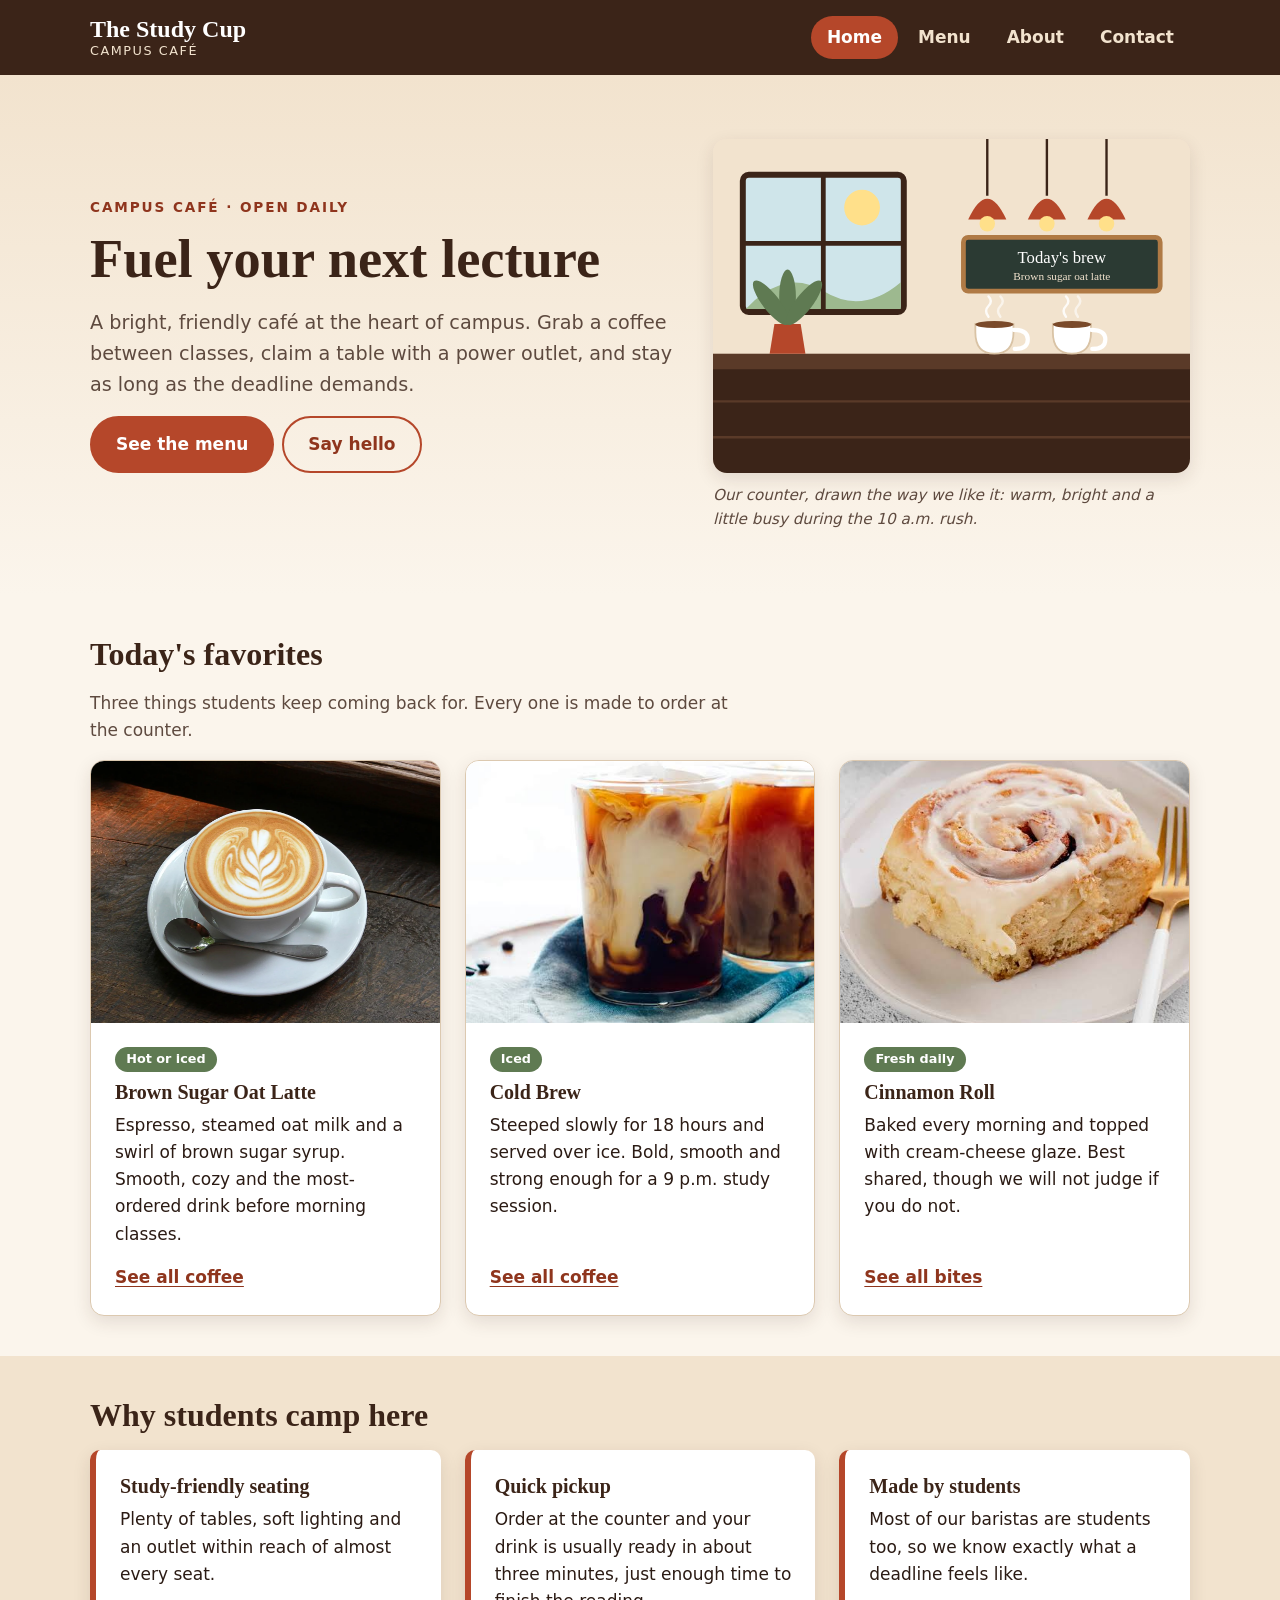
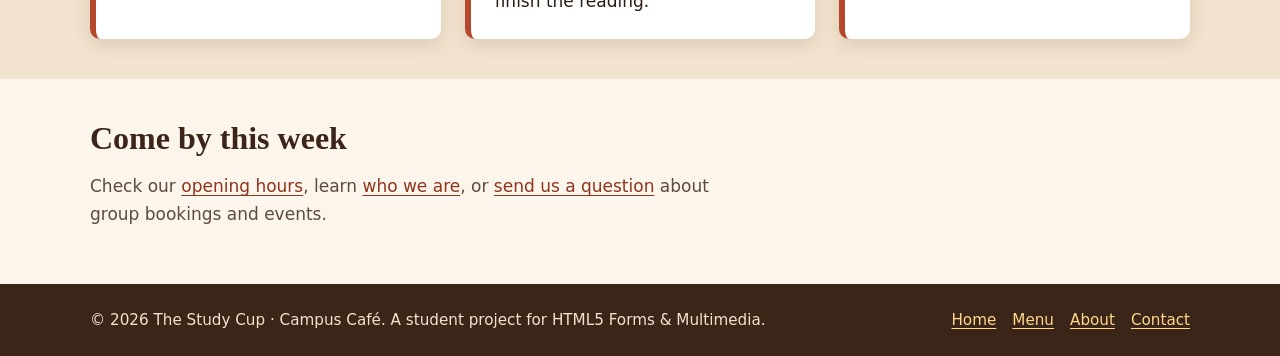
<file: Group01_CampusCafe/index.html>
<!DOCTYPE html>
<html lang="en">
<head>
  <meta charset="utf-8">
  <meta name="viewport" content="width=device-width, initial-scale=1">
  <meta name="description" content="The Study Cup is a friendly campus café with great coffee, fresh bites and tables built for studying.">
  <title>The Study Cup | Campus Café</title>
  <link rel="stylesheet" href="css/style.css">
</head>
<body>
  <a class="skip-link" href="#main">Skip to main content</a>

  <header class="site-header">
    <div class="container header-inner">
      <a class="brand" href="index.html">
        <span class="brand-name">The Study Cup</span>
        <span class="brand-sub">Campus Café</span>
      </a>
      <nav aria-label="Main navigation">
        <ul class="nav-list">
          <li><a href="index.html" aria-current="page">Home</a></li>
          <li><a href="menu.html">Menu</a></li>
          <li><a href="about.html">About</a></li>
          <li><a href="contact.html">Contact</a></li>
        </ul>
      </nav>
    </div>
  </header>

  <main id="main">
    <section class="hero" aria-labelledby="hero-title">
      <div class="container hero-grid">
        <div>
          <p class="eyebrow">Campus Café · Open daily</p>
          <h1 id="hero-title">Fuel your next lecture</h1>
          <p class="lead">A bright, friendly café at the heart of campus. Grab a coffee between classes, claim a table with a power outlet, and stay as long as the deadline demands.</p>
          <div class="btn-row">
            <a class="btn" href="menu.html">See the menu</a>
            <a class="btn btn-outline" href="contact.html">Say hello</a>
          </div>
        </div>

        <figure>
          <img src="images/hero-cafe.svg" width="800" height="560"
               alt="Illustration of a bright café with a sunny window, three hanging lamps, a chalkboard sign reading Today's brew, and two steaming cups on the counter next to a potted plant.">
          <figcaption>Our counter, drawn the way we like it: warm, bright and a little busy during the 10 a.m. rush.</figcaption>
        </figure>
      </div>
    </section>

    <section class="section" aria-labelledby="favorites-title">
      <div class="container">
        <h2 id="favorites-title">Today's favorites</h2>
        <p class="section-intro">Three things students keep coming back for. Every one is made to order at the counter.</p>

        <div class="card-grid">
          <article class="card">
            <img src="images/latte.webp" width="400" height="300"
                 alt="A white cup of latte on a saucer with a heart drawn in the foam and steam rising from it.">
            <div class="card-body">
              <span class="tag">Hot or iced</span>
              <h3>Brown Sugar Oat Latte</h3>
              <p>Espresso, steamed oat milk and a swirl of brown sugar syrup. Smooth, cozy and the most-ordered drink before morning classes.</p>
              <a href="menu.html">See all coffee</a>
            </div>
          </article>

          <article class="card">
            <img src="images/cold-brew.jpg" width="400" height="300"
                 alt="A tall glass of cold brew coffee with ice cubes, a swirl of milk, a red straw and an orange slice on the rim.">
            <div class="card-body">
              <span class="tag">Iced</span>
              <h3>Cold Brew</h3>
              <p>Steeped slowly for 18 hours and served over ice. Bold, smooth and strong enough for a 9 p.m. study session.</p>
              <a href="menu.html">See all coffee</a>
            </div>
          </article>

          <article class="card">
            <img src="images/cinamon-roll.jpg" width="400" height="300"
                 alt="A freshly baked cinnamon roll with a spiral of cinnamon and white icing, served on a white plate.">
            <div class="card-body">
              <span class="tag">Fresh daily</span>
              <h3>Cinnamon Roll</h3>
              <p>Baked every morning and topped with cream-cheese glaze. Best shared, though we will not judge if you do not.</p>
              <a href="menu.html">See all bites</a>
            </div>
          </article>
        </div>
      </div>
    </section>

    <section class="section section-alt" aria-labelledby="why-title">
      <div class="container">
        <h2 id="why-title">Why students camp here</h2>
        <div class="card-grid">
          <article class="feature">
            <h3>Study-friendly seating</h3>
            <p>Plenty of tables, soft lighting and an outlet within reach of almost every seat.</p>
          </article>
          <article class="feature">
            <h3>Quick pickup</h3>
            <p>Order at the counter and your drink is usually ready in about three minutes, just enough time to finish the reading.</p>
          </article>
          <article class="feature">
            <h3>Made by students</h3>
            <p>Most of our baristas are students too, so we know exactly what a deadline feels like.</p>
          </article>
        </div>
      </div>
    </section>

    <section class="section" aria-labelledby="visit-title">
      <div class="container">
        <h2 id="visit-title">Come by this week</h2>
        <p class="section-intro">Check our <a href="about.html#hours">opening hours</a>, learn <a href="about.html">who we are</a>, or <a href="contact.html">send us a question</a> about group bookings and events.</p>
      </div>
    </section>
  </main>

  <footer class="site-footer">
    <div class="container footer-inner">
      <p>&copy; 2026 The Study Cup · Campus Café. A student project for HTML5 Forms &amp; Multimedia.</p>
      <nav aria-label="Footer navigation">
        <ul>
          <li><a href="index.html">Home</a></li>
          <li><a href="menu.html">Menu</a></li>
          <li><a href="about.html">About</a></li>
          <li><a href="contact.html">Contact</a></li>
        </ul>
      </nav>
    </div>
  </footer>
</body>
</html>
</file>
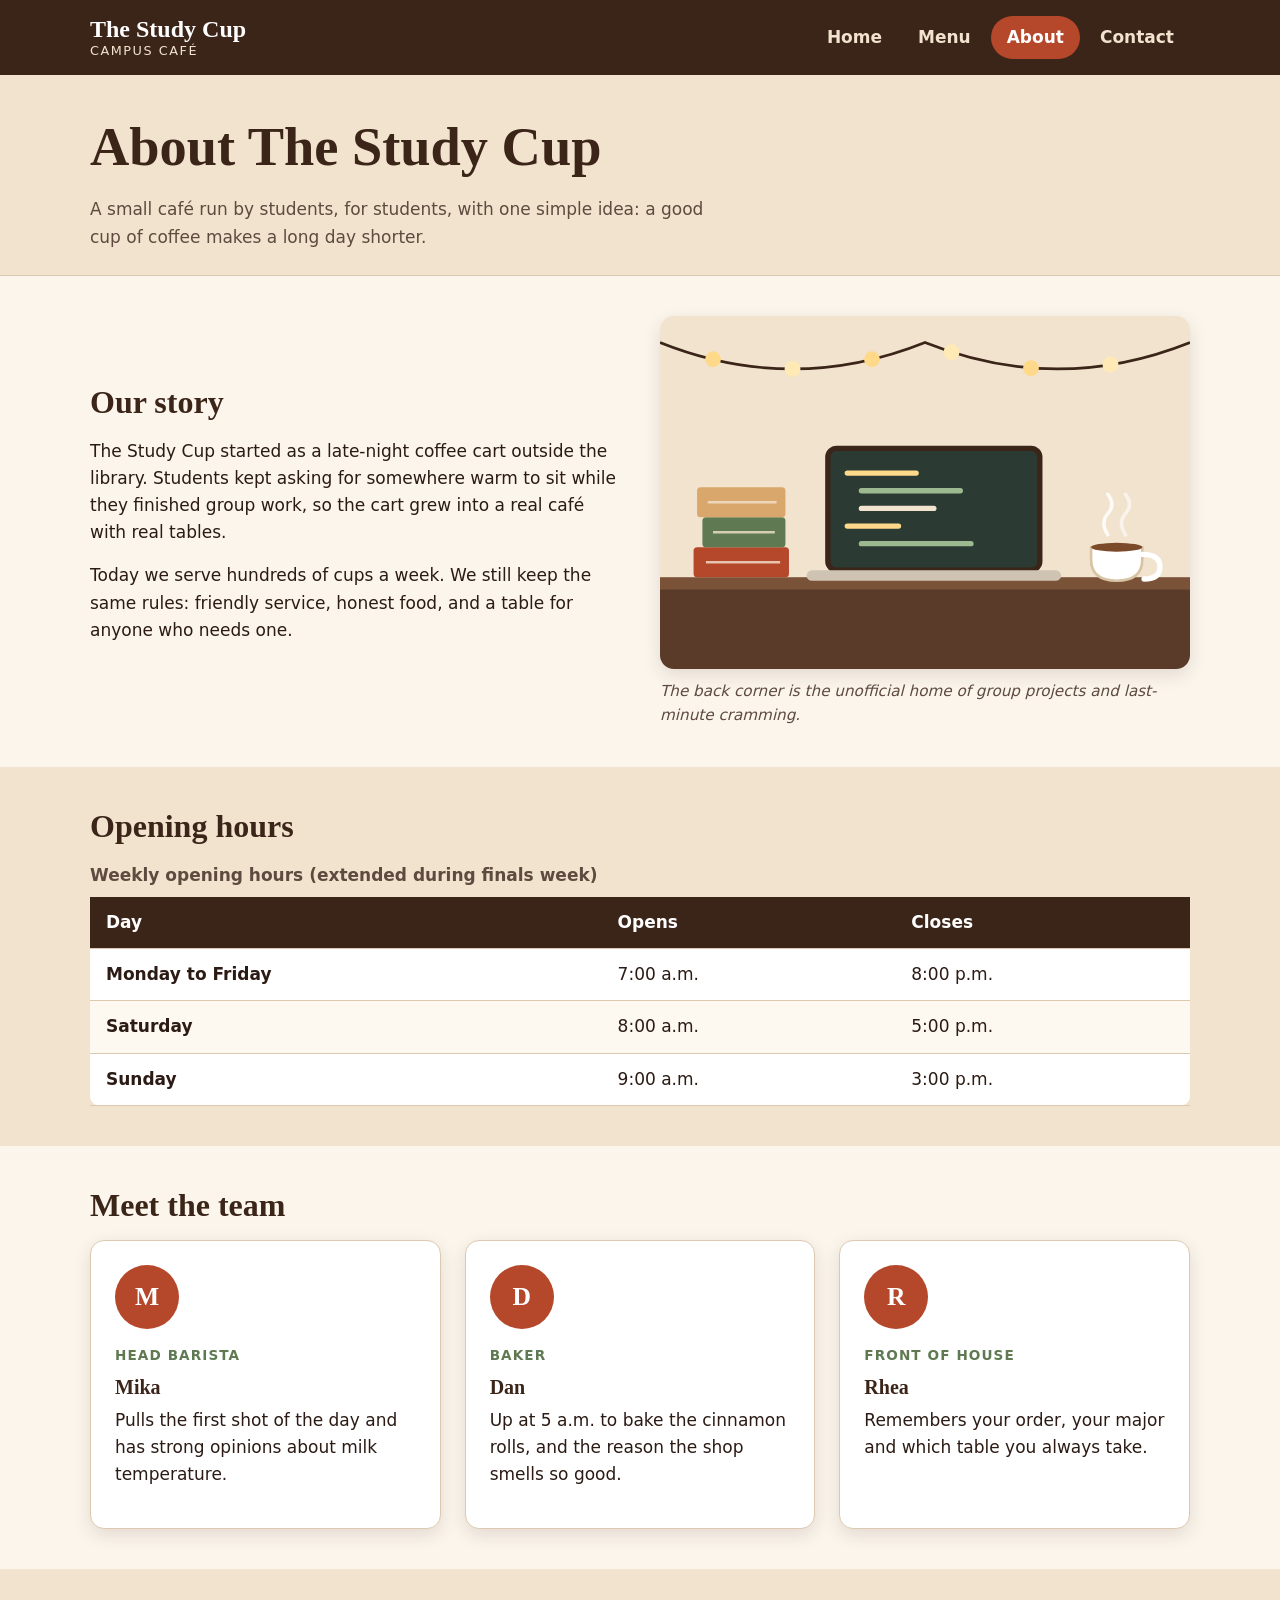
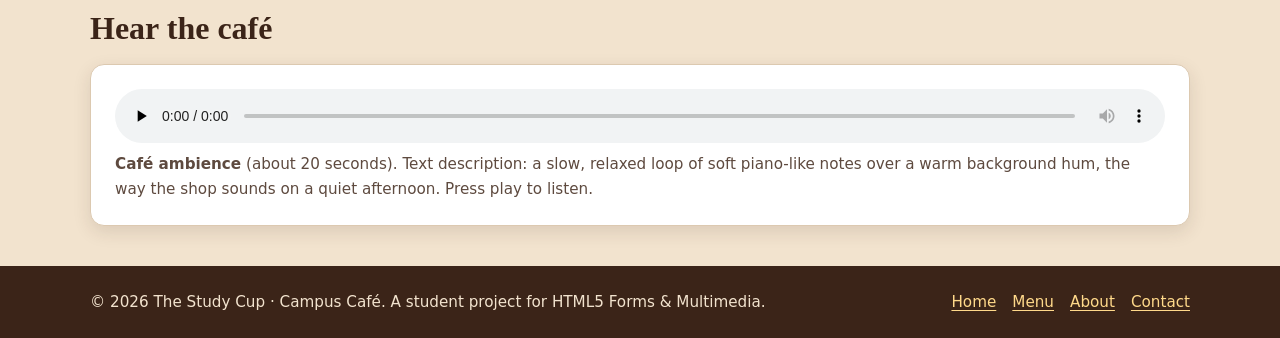
<file: Group01_CampusCafe/about.html>
<!DOCTYPE html>
<html lang="en">
<head>
  <meta charset="utf-8">
  <meta name="viewport" content="width=device-width, initial-scale=1">
  <meta name="description" content="Meet the team behind The Study Cup, see our opening hours and listen to the sound of the café.">
  <title>About | The Study Cup</title>
  <link rel="stylesheet" href="css/style.css">
</head>
<body>
  <a class="skip-link" href="#main">Skip to main content</a>

  <header class="site-header">
    <div class="container header-inner">
      <a class="brand" href="index.html">
        <span class="brand-name">The Study Cup</span>
        <span class="brand-sub">Campus Café</span>
      </a>
      <nav aria-label="Main navigation">
        <ul class="nav-list">
          <li><a href="index.html">Home</a></li>
          <li><a href="menu.html">Menu</a></li>
          <li><a href="about.html" aria-current="page">About</a></li>
          <li><a href="contact.html">Contact</a></li>
        </ul>
      </nav>
    </div>
  </header>

  <main id="main">
    <section class="page-header" aria-labelledby="page-title">
      <div class="container">
        <h1 id="page-title">About The Study Cup</h1>
        <p>A small café run by students, for students, with one simple idea: a good cup of coffee makes a long day shorter.</p>
      </div>
    </section>

    <section class="section" aria-labelledby="story-title">
      <div class="container split">
        <div>
          <h2 id="story-title">Our story</h2>
          <p>The Study Cup started as a late-night coffee cart outside the library. Students kept asking for somewhere warm to sit while they finished group work, so the cart grew into a real café with real tables.</p>
          <p>Today we serve hundreds of cups a week. We still keep the same rules: friendly service, honest food, and a table for anyone who needs one.</p>
        </div>
        <figure>
          <img src="images/study-nook.svg" width="600" height="400"
               alt="Illustration of a study corner with a laptop showing lines of code, a stack of three books, a steaming mug and string lights hanging overhead.">
          <figcaption>The back corner is the unofficial home of group projects and last-minute cramming.</figcaption>
        </figure>
      </div>
    </section>

    <section class="section section-alt" id="hours" aria-labelledby="hours-title">
      <div class="container">
        <h2 id="hours-title">Opening hours</h2>
        <div class="table-wrap">
          <table>
            <caption>Weekly opening hours (extended during finals week)</caption>
            <thead>
              <tr>
                <th scope="col">Day</th>
                <th scope="col">Opens</th>
                <th scope="col">Closes</th>
              </tr>
            </thead>
            <tbody>
              <tr>
                <th scope="row">Monday to Friday</th>
                <td>7:00 a.m.</td>
                <td>8:00 p.m.</td>
              </tr>
              <tr>
                <th scope="row">Saturday</th>
                <td>8:00 a.m.</td>
                <td>5:00 p.m.</td>
              </tr>
              <tr>
                <th scope="row">Sunday</th>
                <td>9:00 a.m.</td>
                <td>3:00 p.m.</td>
              </tr>
            </tbody>
          </table>
        </div>
      </div>
    </section>

    <section class="section" aria-labelledby="team-title">
      <div class="container">
        <h2 id="team-title">Meet the team</h2>
        <div class="card-grid">
          <article class="card">
            <div class="card-body">
              <div class="avatar" aria-hidden="true">M</div>
              <p class="role">Head barista</p>
              <h3>Mika</h3>
              <p>Pulls the first shot of the day and has strong opinions about milk temperature.</p>
            </div>
          </article>
          <article class="card">
            <div class="card-body">
              <div class="avatar" aria-hidden="true">D</div>
              <p class="role">Baker</p>
              <h3>Dan</h3>
              <p>Up at 5 a.m. to bake the cinnamon rolls, and the reason the shop smells so good.</p>
            </div>
          </article>
          <article class="card">
            <div class="card-body">
              <div class="avatar" aria-hidden="true">R</div>
              <p class="role">Front of house</p>
              <h3>Rhea</h3>
              <p>Remembers your order, your major and which table you always take.</p>
            </div>
          </article>
        </div>
      </div>
    </section>

    <section class="section section-alt" aria-labelledby="sound-title">
      <div class="container">
        <h2 id="sound-title">Hear the café</h2>
        <figure class="media-card">
          <audio controls preload="none" aria-describedby="audio-caption">
            <source src="media/cafe-ambience.mp3" type="audio/mpeg">
            Your browser does not support the audio element.
          </audio>
          <figcaption id="audio-caption"><strong>Café ambience</strong> (about 20 seconds). Text description: a slow, relaxed loop of soft piano-like notes over a warm background hum, the way the shop sounds on a quiet afternoon. Press play to listen.</figcaption>
        </figure>
      </div>
    </section>
  </main>

  <footer class="site-footer">
    <div class="container footer-inner">
      <p>&copy; 2026 The Study Cup · Campus Café. A student project for HTML5 Forms &amp; Multimedia.</p>
      <nav aria-label="Footer navigation">
        <ul>
          <li><a href="index.html">Home</a></li>
          <li><a href="menu.html">Menu</a></li>
          <li><a href="about.html">About</a></li>
          <li><a href="contact.html">Contact</a></li>
        </ul>
      </nav>
    </div>
  </footer>
</body>
</html>
</file>
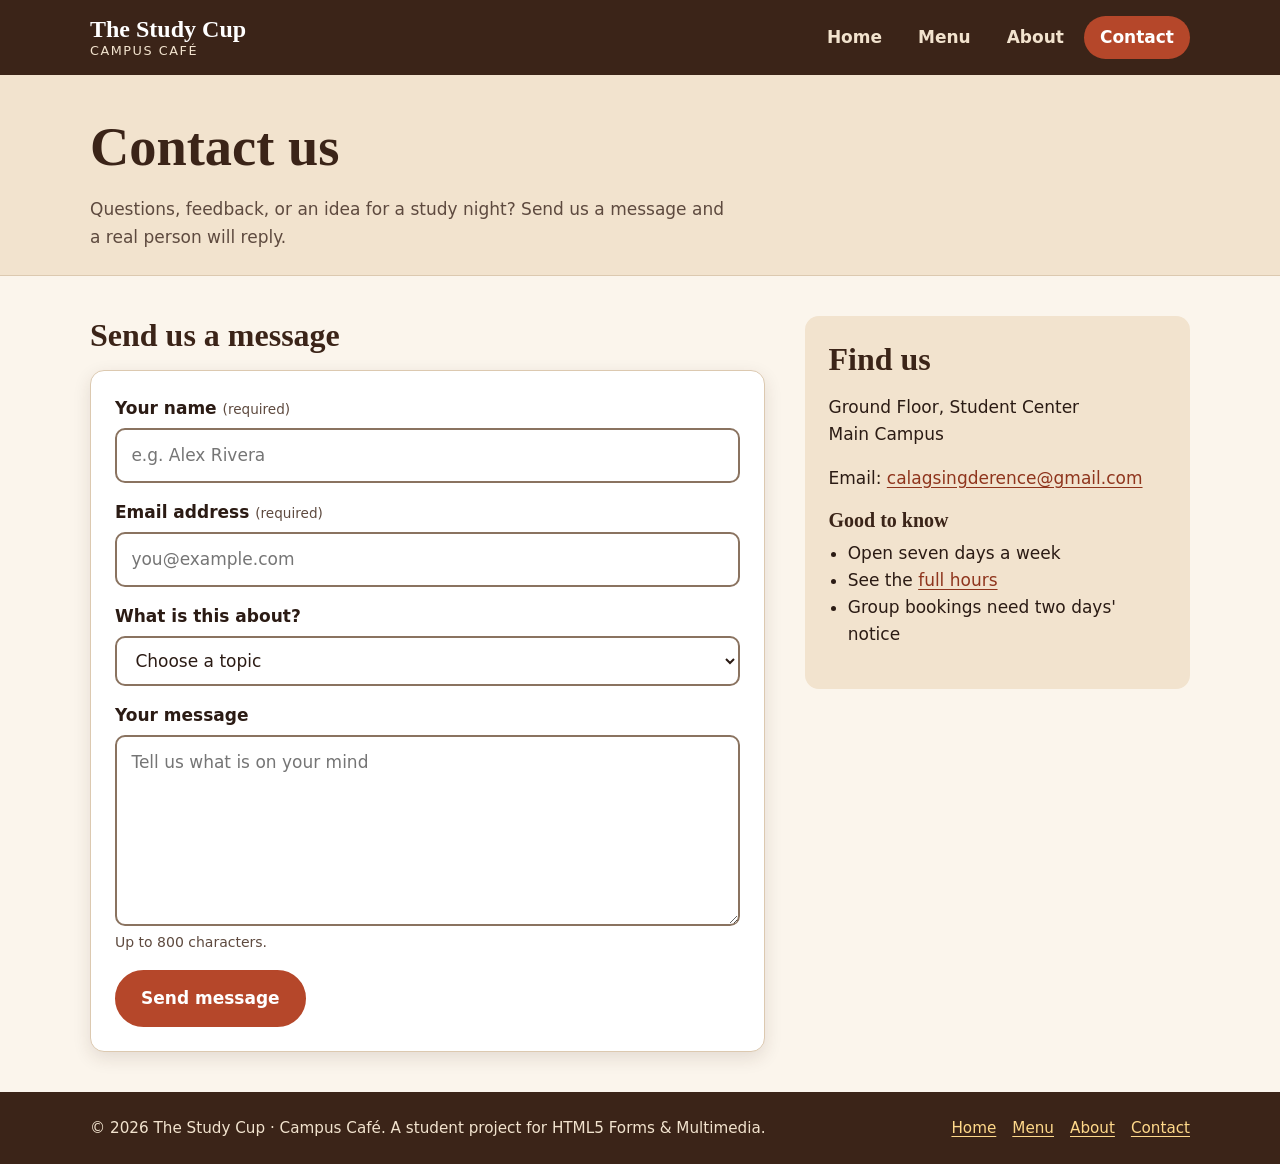
<file: Group01_CampusCafe/contact.html>
<!DOCTYPE html>
<html lang="en">
<head>
  <meta charset="utf-8">
  <meta name="viewport" content="width=device-width, initial-scale=1">
  <meta name="description" content="Contact The Study Cup with a question, feedback, or an idea for a campus event.">
  <title>Contact | The Study Cup</title>
  <link rel="stylesheet" href="css/style.css">
</head>
<body>
  <a class="skip-link" href="#main">Skip to main content</a>

  <header class="site-header">
    <div class="container header-inner">
      <a class="brand" href="index.html">
        <span class="brand-name">The Study Cup</span>
        <span class="brand-sub">Campus Café</span>
      </a>
      <nav aria-label="Main navigation">
        <ul class="nav-list">
          <li><a href="index.html">Home</a></li>
          <li><a href="menu.html">Menu</a></li>
          <li><a href="about.html">About</a></li>
          <li><a href="contact.html" aria-current="page">Contact</a></li>
        </ul>
      </nav>
    </div>
  </header>

  <main id="main">
    <section class="page-header" aria-labelledby="page-title">
      <div class="container">
        <h1 id="page-title">Contact us</h1>
        <p>Questions, feedback, or an idea for a study night? Send us a message and a real person will reply.</p>
      </div>
    </section>

    <div class="section">
      <div class="container contact-layout">
        <section aria-labelledby="form-title">
          <h2 id="form-title">Send us a message</h2>
          <div class="form-card">
            <form class="contact-form" action="thanks.html" method="get">
              <div class="field">
                <label for="name">Your name <span class="req">(required)</span></label>
                <input type="text" id="name" name="name" required autocomplete="name" placeholder="e.g. Alex Rivera">
              </div>

              <div class="field">
                <label for="email">Email address <span class="req">(required)</span></label>
                <input type="email" id="email" name="email" required autocomplete="email" placeholder="you@example.com">
              </div>

              <div class="field">
                <label for="topic">What is this about?</label>
                <select id="topic" name="topic">
                  <option value="">Choose a topic</option>
                  <option value="question">General question</option>
                  <option value="feedback">Feedback on food or drinks</option>
                  <option value="events">Events or group bookings</option>
                  <option value="lost">Lost and found</option>
                  <option value="jobs">Working at The Study Cup</option>
                </select>
              </div>

              <div class="field">
                <label for="message">Your message</label>
                <textarea id="message" name="message" rows="6" maxlength="800" aria-describedby="message-hint" placeholder="Tell us what is on your mind"></textarea>
                <span class="hint" id="message-hint">Up to 800 characters.</span>
              </div>

              <button class="btn" type="submit">Send message</button>
            </form>
          </div>
        </section>

        <aside class="info-card" aria-labelledby="visit-title">
          <h2 id="visit-title">Find us</h2>
          <address>
            <p>Ground Floor, Student Center<br>Main Campus</p>
            <p>Email: <a href="mailto:calagsingderence@gmail.com">calagsingderence@gmail.com</a></p>
          </address>
          <h3>Good to know</h3>
          <ul>
            <li>Open seven days a week</li>
            <li>See the <a href="about.html#hours">full hours</a></li>
            <li>Group bookings need two days' notice</li>
          </ul>
        </aside>
      </div>
    </div>
  </main>

  <footer class="site-footer">
    <div class="container footer-inner">
      <p>&copy; 2026 The Study Cup · Campus Café. A student project for HTML5 Forms &amp; Multimedia.</p>
      <nav aria-label="Footer navigation">
        <ul>
          <li><a href="index.html">Home</a></li>
          <li><a href="menu.html">Menu</a></li>
          <li><a href="about.html">About</a></li>
          <li><a href="contact.html">Contact</a></li>
        </ul>
      </nav>
    </div>
  </footer>
</body>
</html>
</file>
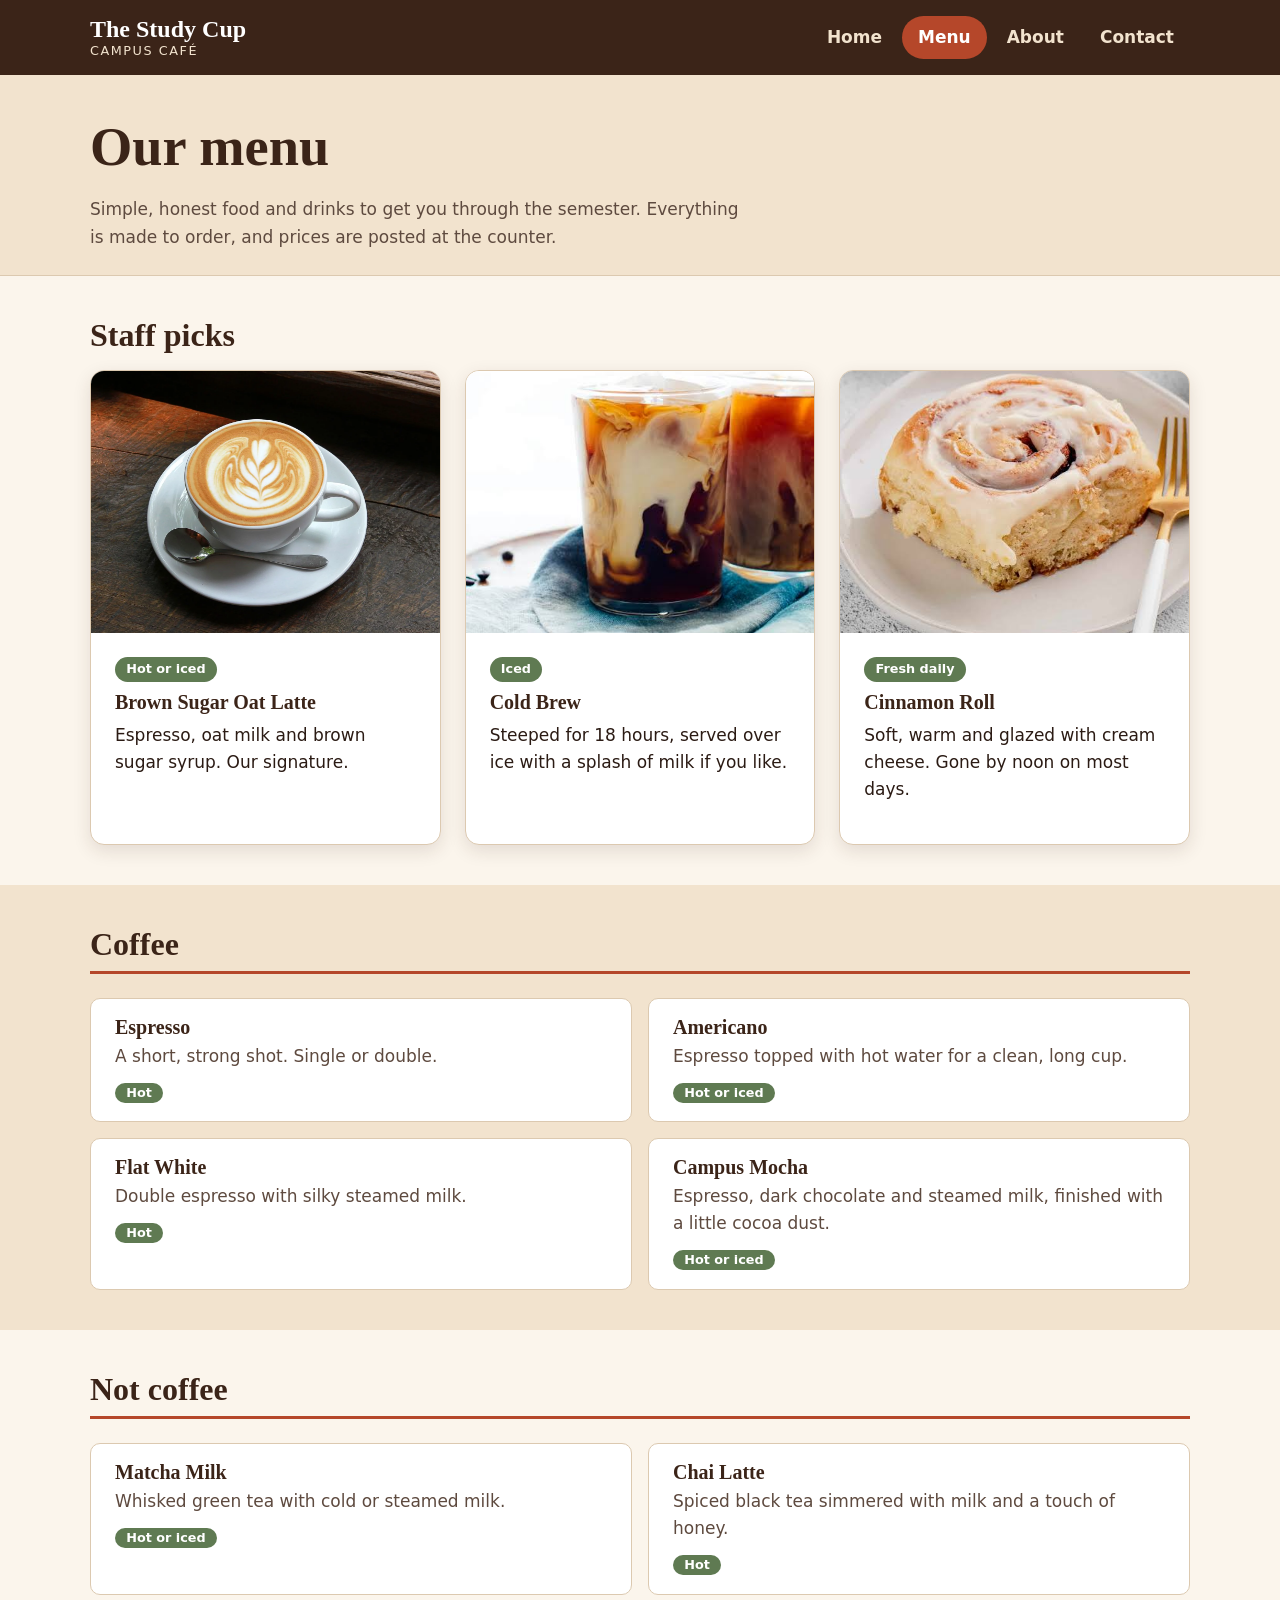
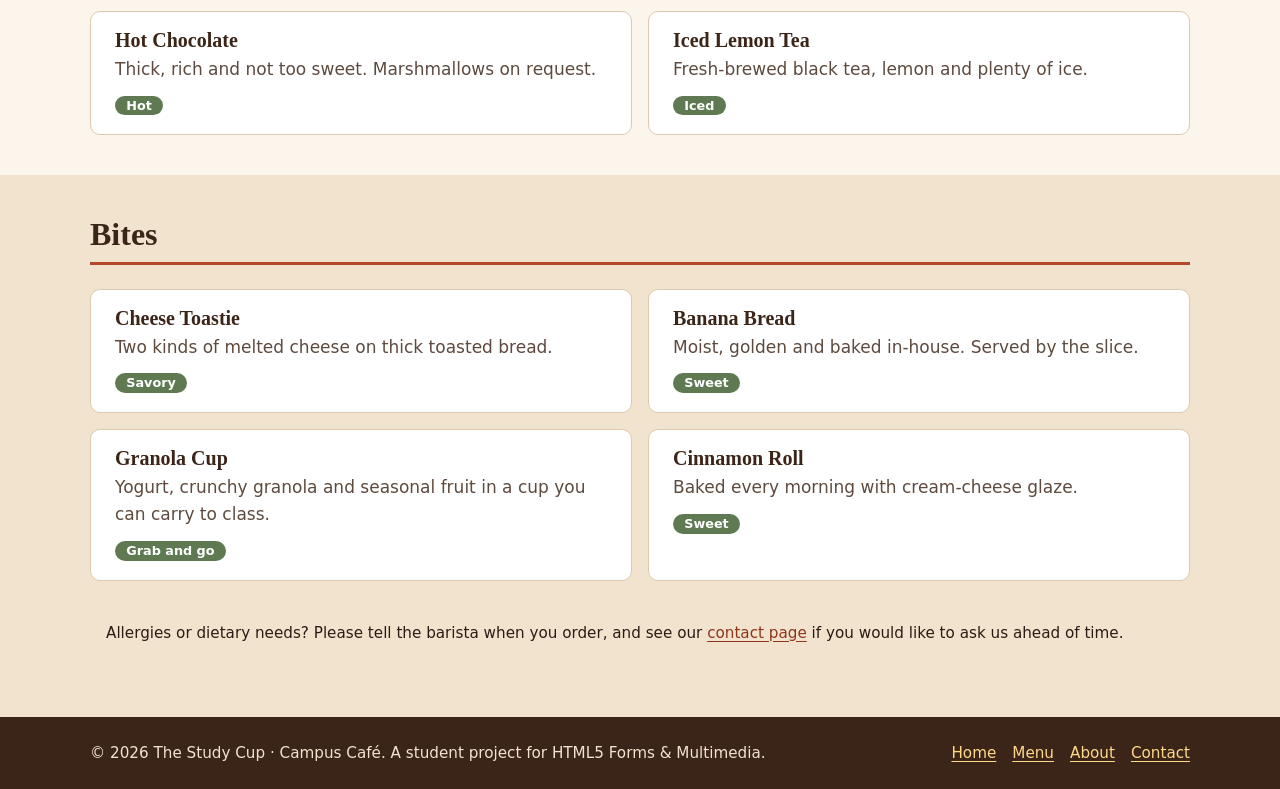
<file: Group01_CampusCafe/menu.html>
<!DOCTYPE html>
<html lang="en">
<head>
  <meta charset="utf-8">
  <meta name="viewport" content="width=device-width, initial-scale=1">
  <meta name="description" content="Browse The Study Cup menu: coffee, non-coffee drinks and fresh bites for students on the go.">
  <title>Menu | The Study Cup</title>
  <link rel="stylesheet" href="css/style.css">
</head>
<body>
  <a class="skip-link" href="#main">Skip to main content</a>

  <header class="site-header">
    <div class="container header-inner">
      <a class="brand" href="index.html">
        <span class="brand-name">The Study Cup</span>
        <span class="brand-sub">Campus Café</span>
      </a>
      <nav aria-label="Main navigation">
        <ul class="nav-list">
          <li><a href="index.html">Home</a></li>
          <li><a href="menu.html" aria-current="page">Menu</a></li>
          <li><a href="about.html">About</a></li>
          <li><a href="contact.html">Contact</a></li>
        </ul>
      </nav>
    </div>
  </header>

  <main id="main">
    <section class="page-header" aria-labelledby="page-title">
      <div class="container">
        <h1 id="page-title">Our menu</h1>
        <p>Simple, honest food and drinks to get you through the semester. Everything is made to order, and prices are posted at the counter.</p>
      </div>
    </section>

    <section class="section" aria-labelledby="picks-title">
      <div class="container">
        <h2 id="picks-title">Staff picks</h2>
        <div class="card-grid">
          <article class="card">
            <img src="images/latte.webp" width="400" height="300"
                 alt="A white cup of latte on a saucer with a heart drawn in the foam.">
            <div class="card-body">
              <span class="tag">Hot or iced</span>
              <h3>Brown Sugar Oat Latte</h3>
              <p>Espresso, oat milk and brown sugar syrup. Our signature.</p>
            </div>
          </article>
          <article class="card">
            <img src="images/cold-brew.jpg" width="400" height="300"
                 alt="A tall glass of iced cold brew coffee with a red straw and an orange slice.">
            <div class="card-body">
              <span class="tag">Iced</span>
              <h3>Cold Brew</h3>
              <p>Steeped for 18 hours, served over ice with a splash of milk if you like.</p>
            </div>
          </article>
          <article class="card">
            <img src="images/cinamon-roll.jpg" width="400" height="300"
                 alt="A cinnamon roll with white icing on a plate.">
            <div class="card-body">
              <span class="tag">Fresh daily</span>
              <h3>Cinnamon Roll</h3>
              <p>Soft, warm and glazed with cream cheese. Gone by noon on most days.</p>
            </div>
          </article>
        </div>
      </div>
    </section>

    <section class="section section-alt" aria-labelledby="coffee-title">
      <div class="container">
        <h2 id="coffee-title" class="menu-heading">Coffee</h2>
        <div class="menu-list">
          <article class="menu-item">
            <h3>Espresso</h3>
            <p>A short, strong shot. Single or double.</p>
            <span class="tag">Hot</span>
          </article>
          <article class="menu-item">
            <h3>Americano</h3>
            <p>Espresso topped with hot water for a clean, long cup.</p>
            <span class="tag">Hot or iced</span>
          </article>
          <article class="menu-item">
            <h3>Flat White</h3>
            <p>Double espresso with silky steamed milk.</p>
            <span class="tag">Hot</span>
          </article>
          <article class="menu-item">
            <h3>Campus Mocha</h3>
            <p>Espresso, dark chocolate and steamed milk, finished with a little cocoa dust.</p>
            <span class="tag">Hot or iced</span>
          </article>
        </div>
      </div>
    </section>

    <section class="section" aria-labelledby="other-title">
      <div class="container">
        <h2 id="other-title" class="menu-heading">Not coffee</h2>
        <div class="menu-list">
          <article class="menu-item">
            <h3>Matcha Milk</h3>
            <p>Whisked green tea with cold or steamed milk.</p>
            <span class="tag">Hot or iced</span>
          </article>
          <article class="menu-item">
            <h3>Chai Latte</h3>
            <p>Spiced black tea simmered with milk and a touch of honey.</p>
            <span class="tag">Hot</span>
          </article>
          <article class="menu-item">
            <h3>Hot Chocolate</h3>
            <p>Thick, rich and not too sweet. Marshmallows on request.</p>
            <span class="tag">Hot</span>
          </article>
          <article class="menu-item">
            <h3>Iced Lemon Tea</h3>
            <p>Fresh-brewed black tea, lemon and plenty of ice.</p>
            <span class="tag">Iced</span>
          </article>
        </div>
      </div>
    </section>

    <section class="section section-alt" aria-labelledby="bites-title">
      <div class="container">
        <h2 id="bites-title" class="menu-heading">Bites</h2>
        <div class="menu-list">
          <article class="menu-item">
            <h3>Cheese Toastie</h3>
            <p>Two kinds of melted cheese on thick toasted bread.</p>
            <span class="tag">Savory</span>
          </article>
          <article class="menu-item">
            <h3>Banana Bread</h3>
            <p>Moist, golden and baked in-house. Served by the slice.</p>
            <span class="tag">Sweet</span>
          </article>
          <article class="menu-item">
            <h3>Granola Cup</h3>
            <p>Yogurt, crunchy granola and seasonal fruit in a cup you can carry to class.</p>
            <span class="tag">Grab and go</span>
          </article>
          <article class="menu-item">
            <h3>Cinnamon Roll</h3>
            <p>Baked every morning with cream-cheese glaze.</p>
            <span class="tag">Sweet</span>
          </article>
        </div>
        <p class="note">Allergies or dietary needs? Please tell the barista when you order, and see our <a href="contact.html">contact page</a> if you would like to ask us ahead of time.</p>
      </div>
    </section>
  </main>

  <footer class="site-footer">
    <div class="container footer-inner">
      <p>&copy; 2026 The Study Cup · Campus Café. A student project for HTML5 Forms &amp; Multimedia.</p>
      <nav aria-label="Footer navigation">
        <ul>
          <li><a href="index.html">Home</a></li>
          <li><a href="menu.html">Menu</a></li>
          <li><a href="about.html">About</a></li>
          <li><a href="contact.html">Contact</a></li>
        </ul>
      </nav>
    </div>
  </footer>
</body>
</html>
</file>
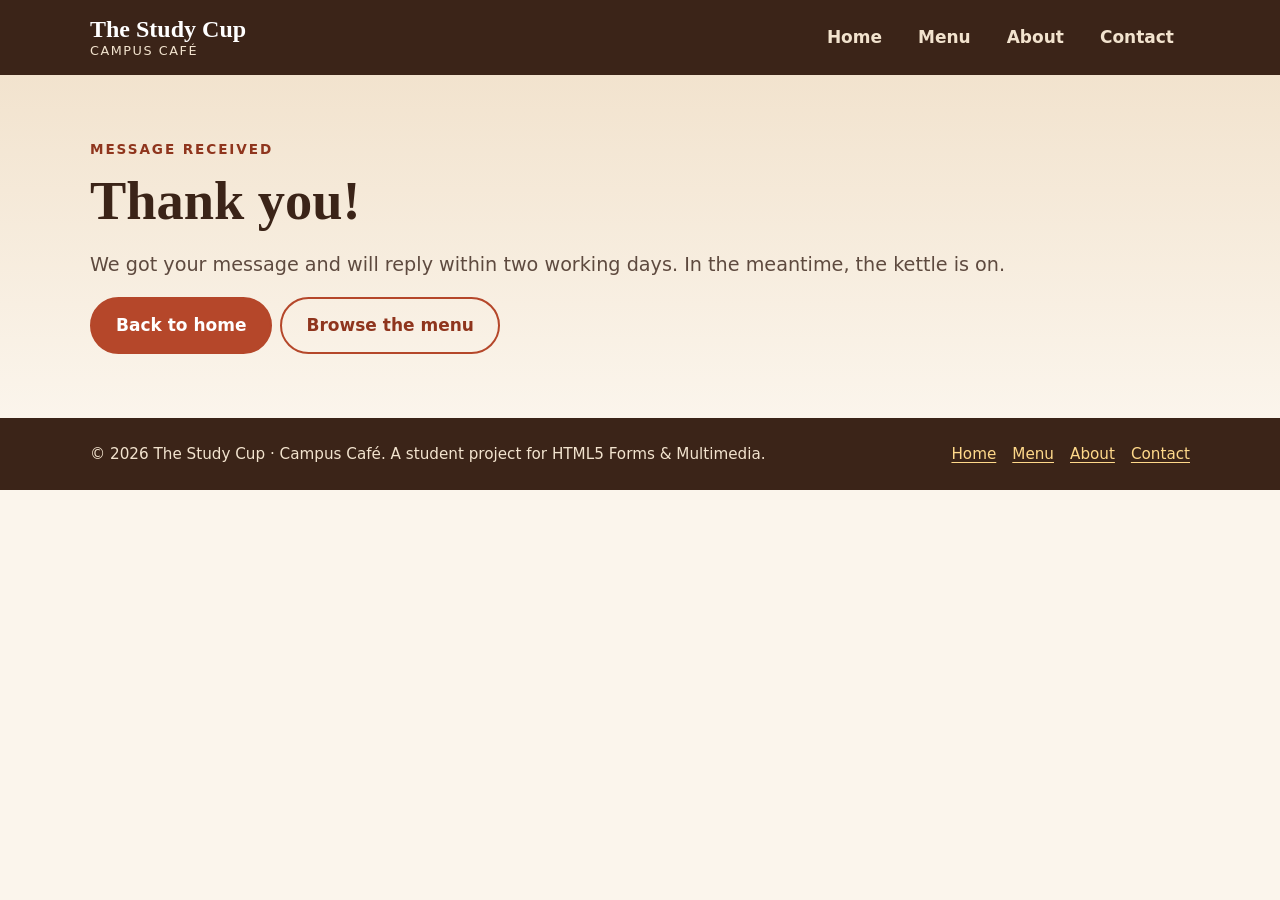
<file: Group01_CampusCafe/thanks.html>
<!DOCTYPE html>
<html lang="en">
<head>
  <meta charset="utf-8">
  <meta name="viewport" content="width=device-width, initial-scale=1">
  <meta name="description" content="Thanks for contacting The Study Cup.">
  <title>Thank you | The Study Cup</title>
  <link rel="stylesheet" href="css/style.css">
</head>
<body>
  <a class="skip-link" href="#main">Skip to main content</a>

  <header class="site-header">
    <div class="container header-inner">
      <a class="brand" href="index.html">
        <span class="brand-name">The Study Cup</span>
        <span class="brand-sub">Campus Café</span>
      </a>
      <nav aria-label="Main navigation">
        <ul class="nav-list">
          <li><a href="index.html">Home</a></li>
          <li><a href="menu.html">Menu</a></li>
          <li><a href="about.html">About</a></li>
          <li><a href="contact.html">Contact</a></li>
        </ul>
      </nav>
    </div>
  </header>

  <main id="main">
    <section class="hero" aria-labelledby="page-title">
      <div class="container">
        <p class="eyebrow">Message received</p>
        <h1 id="page-title">Thank you!</h1>
        <p class="lead">We got your message and will reply within two working days. In the meantime, the kettle is on.</p>
        <div class="btn-row">
          <a class="btn" href="index.html">Back to home</a>
          <a class="btn btn-outline" href="menu.html">Browse the menu</a>
        </div>
      </div>
    </section>
  </main>

  <footer class="site-footer">
    <div class="container footer-inner">
      <p>&copy; 2026 The Study Cup · Campus Café. A student project for HTML5 Forms &amp; Multimedia.</p>
      <nav aria-label="Footer navigation">
        <ul>
          <li><a href="index.html">Home</a></li>
          <li><a href="menu.html">Menu</a></li>
          <li><a href="about.html">About</a></li>
          <li><a href="contact.html">Contact</a></li>
        </ul>
      </nav>
    </div>
  </footer>
</body>
</html>
</file>
<file: Group01_CampusCafe/css/style.css>
/* ==========================================================
   The Study Cup · Campus Café
   css/style.css — hand-written, mobile-first
   Breakpoints: phone (base), tablet 640px, desktop 960px
   ========================================================== */

/* ---------- 1. Design tokens (CSS variables) ---------- */
:root {
  /* colors */
  --color-bg: #fbf5ec;
  --color-surface: #ffffff;
  --color-cream: #f2e3ce;
  --color-text: #2b1b14;
  --color-muted: #5e4a3f;
  --color-primary: #3b2418;
  --color-accent: #b5472a;
  --color-accent-dark: #8f351d;
  --color-sage: #5f7a52;
  --color-border: #dcc9b0;
  --color-field-border: #8a7360;
  --color-focus: #1b5e9e;
  --color-focus-on-dark: #ffd98a;
  --color-error: #b3261e;

  /* fonts */
  --font-body: "Segoe UI", system-ui, -apple-system, Roboto, "Helvetica Neue", Arial, sans-serif;
  --font-heading: Georgia, "Times New Roman", serif;

  /* shape + spacing */
  --radius: 14px;
  --radius-sm: 10px;
  --shadow: 0 6px 18px rgba(59, 36, 24, 0.12);
  --space-1: 0.5rem;
  --space-2: 1rem;
  --space-3: 1.5rem;
  --space-4: 2.5rem;
  --space-5: 4rem;
  --max-width: 1100px;
}

/* ---------- 2. Base ---------- */
*,
*::before,
*::after {
  box-sizing: border-box;
}

html {
  scroll-behavior: smooth;
}

body {
  margin: 0;
  font-family: var(--font-body);
  font-size: 1.0625rem;
  line-height: 1.6;
  color: var(--color-text);
  background: var(--color-bg);
}

img {
  display: block;
  max-width: 100%;
  height: auto;
}

h1,
h2,
h3 {
  font-family: var(--font-heading);
  color: var(--color-primary);
  line-height: 1.2;
}

h1 {
  margin: 0 0 var(--space-2);
  font-size: clamp(2rem, 6vw, 3.4rem);
}

h2 {
  margin: 0 0 var(--space-2);
  font-size: clamp(1.5rem, 4vw, 2rem);
}

h3 {
  margin: 0 0 var(--space-1);
  font-size: 1.25rem;
}

p {
  margin: 0 0 var(--space-2);
}

a {
  color: var(--color-accent-dark);
  text-underline-offset: 3px;
}

a:hover {
  color: var(--color-primary);
  text-decoration-thickness: 2px;
}

:focus-visible {
  outline: 3px solid var(--color-focus);
  outline-offset: 3px;
}

.container {
  width: min(100% - 2rem, var(--max-width));
  margin-inline: auto;
}

/* skip link (keyboard users) */
.skip-link {
  position: absolute;
  left: 1rem;
  top: -4rem;
  z-index: 10;
  padding: 0.6rem 1rem;
  background: var(--color-accent);
  color: #fff;
  border-radius: var(--radius-sm);
  transition: top 0.15s;
}

.skip-link:focus {
  top: 1rem;
}

/* ---------- 3. Header + navigation (Flexbox) ---------- */
.site-header {
  background: var(--color-primary);
  color: var(--color-cream);
}

.header-inner {
  display: flex;
  flex-direction: column;
  align-items: flex-start;
  gap: var(--space-1);
  padding-block: var(--space-2);
}

.brand {
  display: flex;
  flex-direction: column;
  line-height: 1.15;
  color: #fff;
  text-decoration: none;
}

.brand:hover {
  color: var(--color-focus-on-dark);
}

.brand-name {
  font-family: var(--font-heading);
  font-size: 1.5rem;
  font-weight: 700;
}

.brand-sub {
  font-size: 0.8rem;
  letter-spacing: 0.12em;
  text-transform: uppercase;
  color: var(--color-cream);
}

.nav-list {
  display: flex;
  flex-wrap: wrap;
  gap: 0.25rem;
  margin: 0;
  padding: 0;
  list-style: none;
}

.nav-list a {
  display: inline-block;
  padding: 0.5rem 1rem;
  border-radius: 999px;
  color: var(--color-cream);
  font-weight: 600;
  text-decoration: none;
  transition: background-color 0.15s, color 0.15s;
}

.nav-list a:hover {
  background: rgba(255, 255, 255, 0.18);
  color: #fff;
}

/* current page is clear: filled pill */
.nav-list a[aria-current="page"] {
  background: var(--color-accent);
  color: #fff;
}

.site-header :focus-visible,
.site-footer :focus-visible {
  outline-color: var(--color-focus-on-dark);
}

/* ---------- 4. Buttons ---------- */
.btn {
  display: inline-block;
  padding: 0.8rem 1.5rem;
  border: 2px solid var(--color-accent);
  border-radius: 999px;
  background: var(--color-accent);
  color: #fff;
  font: inherit;
  font-weight: 700;
  text-align: center;
  text-decoration: none;
  cursor: pointer;
  transition: background-color 0.15s, color 0.15s, transform 0.15s;
}

.btn:hover {
  background: var(--color-accent-dark);
  border-color: var(--color-accent-dark);
  color: #fff;
  transform: translateY(-2px);
}

.btn-outline {
  background: transparent;
  color: var(--color-accent-dark);
}

.btn-outline:hover {
  background: var(--color-accent-dark);
  color: #fff;
}

.btn-row {
  display: flex;
  flex-wrap: wrap;
  gap: var(--space-1);
}

/* ---------- 5. Hero + page headers ---------- */
.hero {
  padding-block: var(--space-4);
  background: linear-gradient(180deg, var(--color-cream) 0%, var(--color-bg) 100%);
}

.hero-grid {
  display: grid;
  gap: var(--space-3);
}

.eyebrow {
  margin-bottom: var(--space-1);
  font-size: 0.85rem;
  font-weight: 700;
  letter-spacing: 0.14em;
  text-transform: uppercase;
  color: var(--color-accent-dark);
}

.lead {
  font-size: 1.2rem;
  color: var(--color-muted);
}

.page-header {
  padding-block: var(--space-4) var(--space-3);
  background: var(--color-cream);
  border-bottom: 1px solid var(--color-border);
}

.page-header p {
  max-width: 60ch;
  margin-bottom: 0;
  color: var(--color-muted);
}

/* ---------- 6. Sections ---------- */
.section {
  padding-block: var(--space-4);
}

.section-alt {
  background: var(--color-cream);
}

.section-intro {
  max-width: 60ch;
  color: var(--color-muted);
}

/* ---------- 7. Cards (Grid for the grid, Flexbox inside each card) ---------- */
.card-grid {
  display: grid;
  grid-template-columns: 1fr;
  gap: var(--space-3);
}

.card {
  display: flex;
  flex-direction: column;
  overflow: hidden;
  background: var(--color-surface);
  border: 1px solid var(--color-border);
  border-radius: var(--radius);
  box-shadow: var(--shadow);
  transition: transform 0.2s, box-shadow 0.2s;
}

.card:hover,
.card:focus-within {
  transform: translateY(-4px);
  box-shadow: 0 12px 26px rgba(59, 36, 24, 0.18);
}

.card img {
  width: 100%;
  aspect-ratio: 4 / 3;
  object-fit: cover;
}

.card-body {
  display: flex;
  flex: 1;
  flex-direction: column;
  padding: var(--space-3);
}

.card-body p {
  flex: 1;
}

.card-body .role {
  flex: none;
}

.card-body a {
  font-weight: 700;
}

.tag {
  align-self: flex-start;
  margin-bottom: var(--space-1);
  padding: 0.15rem 0.7rem;
  border-radius: 999px;
  background: var(--color-sage);
  color: #fff;
  font-size: 0.8rem;
  font-weight: 700;
}

/* feature blocks (plain, no image) */
.feature {
  padding: var(--space-3);
  background: var(--color-surface);
  border-left: 6px solid var(--color-accent);
  border-radius: var(--radius-sm);
  box-shadow: var(--shadow);
}

.feature p {
  margin-bottom: 0;
}

/* ---------- 8. Figures + media ---------- */
figure {
  margin: 0;
}

figure img {
  width: 100%;
  border-radius: var(--radius);
  box-shadow: var(--shadow);
}

figcaption {
  padding-top: 0.6rem;
  font-size: 0.95rem;
  font-style: italic;
  color: var(--color-muted);
}

audio {
  display: block;
  width: 100%;
}

.media-card {
  padding: var(--space-3);
  background: var(--color-surface);
  border: 1px solid var(--color-border);
  border-radius: var(--radius);
  box-shadow: var(--shadow);
}

.media-card figcaption {
  font-style: normal;
}

/* two-column split used on About page (Grid) */
.split {
  display: grid;
  gap: var(--space-3);
  align-items: center;
}

/* ---------- 9. Menu list ---------- */
.menu-heading {
  padding-bottom: var(--space-1);
  border-bottom: 3px solid var(--color-accent);
}

.menu-list {
  display: grid;
  grid-template-columns: 1fr;
  gap: var(--space-2);
  margin-top: var(--space-3);
}

.menu-item {
  padding: var(--space-2) var(--space-3);
  background: var(--color-surface);
  border: 1px solid var(--color-border);
  border-radius: var(--radius-sm);
  transition: border-color 0.15s, background-color 0.15s;
}

.menu-item:hover {
  border-color: var(--color-accent);
  background: #fffaf3;
}

.menu-item h3 {
  margin-bottom: 0.25rem;
}

.menu-item p {
  margin-bottom: 0.5rem;
  color: var(--color-muted);
}

.menu-item .tag {
  margin-bottom: 0;
}

.note {
  margin-top: var(--space-3);
  padding: var(--space-2);
  background: var(--color-cream);
  border-radius: var(--radius-sm);
  font-size: 0.95rem;
}

/* ---------- 10. Table (hours) ---------- */
.table-wrap {
  overflow-x: auto;
}

table {
  width: 100%;
  border-collapse: collapse;
  background: var(--color-surface);
  border-radius: var(--radius-sm);
}

caption {
  padding-bottom: var(--space-1);
  text-align: left;
  font-weight: 700;
  color: var(--color-muted);
}

th,
td {
  padding: 0.75rem 1rem;
  text-align: left;
  border-bottom: 1px solid var(--color-border);
}

thead th {
  background: var(--color-primary);
  color: #fff;
}

tbody tr:nth-child(even) {
  background: #fdf8f0;
}

tbody tr:hover {
  background: var(--color-cream);
}

/* ---------- 11. Team ---------- */
.avatar {
  display: grid;
  place-items: center;
  width: 64px;
  height: 64px;
  margin-bottom: var(--space-2);
  border-radius: 50%;
  background: var(--color-accent);
  color: #fff;
  font-family: var(--font-heading);
  font-size: 1.6rem;
  font-weight: 700;
}

.role {
  margin-bottom: var(--space-1);
  font-size: 0.85rem;
  font-weight: 700;
  letter-spacing: 0.08em;
  text-transform: uppercase;
  color: var(--color-sage);
}

/* ---------- 12. Contact page + form ---------- */
.contact-layout {
  display: grid;
  gap: var(--space-4);
}

.form-card {
  padding: var(--space-3);
  background: var(--color-surface);
  border: 1px solid var(--color-border);
  border-radius: var(--radius);
  box-shadow: var(--shadow);
}

/* fields are stacked on every screen size */
.contact-form {
  display: grid;
  grid-template-columns: 1fr;
  gap: var(--space-2);
}

.field {
  display: flex;
  flex-direction: column;
  gap: 0.35rem;
}

.field label {
  font-weight: 700;
}

.req {
  font-size: 0.85rem;
  font-weight: 400;
  color: var(--color-muted);
}

.hint {
  font-size: 0.875rem;
  color: var(--color-muted);
}

input,
select,
textarea {
  width: 100%;
  padding: 0.75rem 0.9rem;
  border: 2px solid var(--color-field-border);
  border-radius: var(--radius-sm);
  background: #fff;
  color: var(--color-text);
  font: inherit;
  transition: border-color 0.15s, box-shadow 0.15s;
}

textarea {
  resize: vertical;
  min-height: 9rem;
}

input:hover,
select:hover,
textarea:hover {
  border-color: var(--color-accent);
}

input:focus,
select:focus,
textarea:focus {
  outline: 3px solid transparent; /* keeps a visible ring in forced-colors mode */
  border-color: var(--color-focus);
  box-shadow: 0 0 0 4px rgba(27, 94, 158, 0.3);
}

input:user-invalid,
textarea:user-invalid {
  border-color: var(--color-error);
}

.contact-form .btn {
  justify-self: stretch;
}

.info-card {
  padding: var(--space-3);
  background: var(--color-cream);
  border-radius: var(--radius);
}

.info-card address {
  font-style: normal;
}

.info-card ul {
  margin: 0 0 var(--space-2);
  padding-left: 1.2rem;
}

/* ---------- 13. Footer ---------- */
.site-footer {
  padding-block: var(--space-3);
  background: var(--color-primary);
  color: var(--color-cream);
  font-size: 0.95rem;
}

.footer-inner {
  display: flex;
  flex-direction: column;
  gap: var(--space-2);
}

.footer-inner p {
  margin: 0;
}

.footer-inner ul {
  display: flex;
  flex-wrap: wrap;
  gap: var(--space-2);
  margin: 0;
  padding: 0;
  list-style: none;
}

.site-footer a {
  color: var(--color-focus-on-dark);
}

.site-footer a:hover {
  color: #fff;
}

/* ---------- 14. Tablet (640px and up) ---------- */
@media (min-width: 640px) {
  .card-grid {
    grid-template-columns: repeat(2, 1fr);
  }

  .menu-list {
    grid-template-columns: repeat(2, 1fr);
  }

  .contact-form .btn {
    justify-self: start;
  }

  .footer-inner {
    flex-direction: row;
    align-items: center;
    justify-content: space-between;
  }
}

/* ---------- 15. Desktop (960px and up) ---------- */
@media (min-width: 960px) {
  .header-inner {
    flex-direction: row;
    align-items: center;
    justify-content: space-between;
  }

  .hero {
    padding-block: var(--space-5);
  }

  .hero-grid {
    grid-template-columns: 1.1fr 0.9fr;
    align-items: center;
    gap: var(--space-4);
  }

  .card-grid {
    grid-template-columns: repeat(3, 1fr);
  }

  .split {
    grid-template-columns: 1fr 1fr;
    gap: var(--space-4);
  }

  .contact-layout {
    grid-template-columns: 1.4fr 0.8fr;
    align-items: start;
  }
}

/* ---------- 16. Respect reduced-motion settings ---------- */
@media (prefers-reduced-motion: reduce) {
  html {
    scroll-behavior: auto;
  }

  *,
  *::before,
  *::after {
    transition: none !important;
  }
}
</file>
